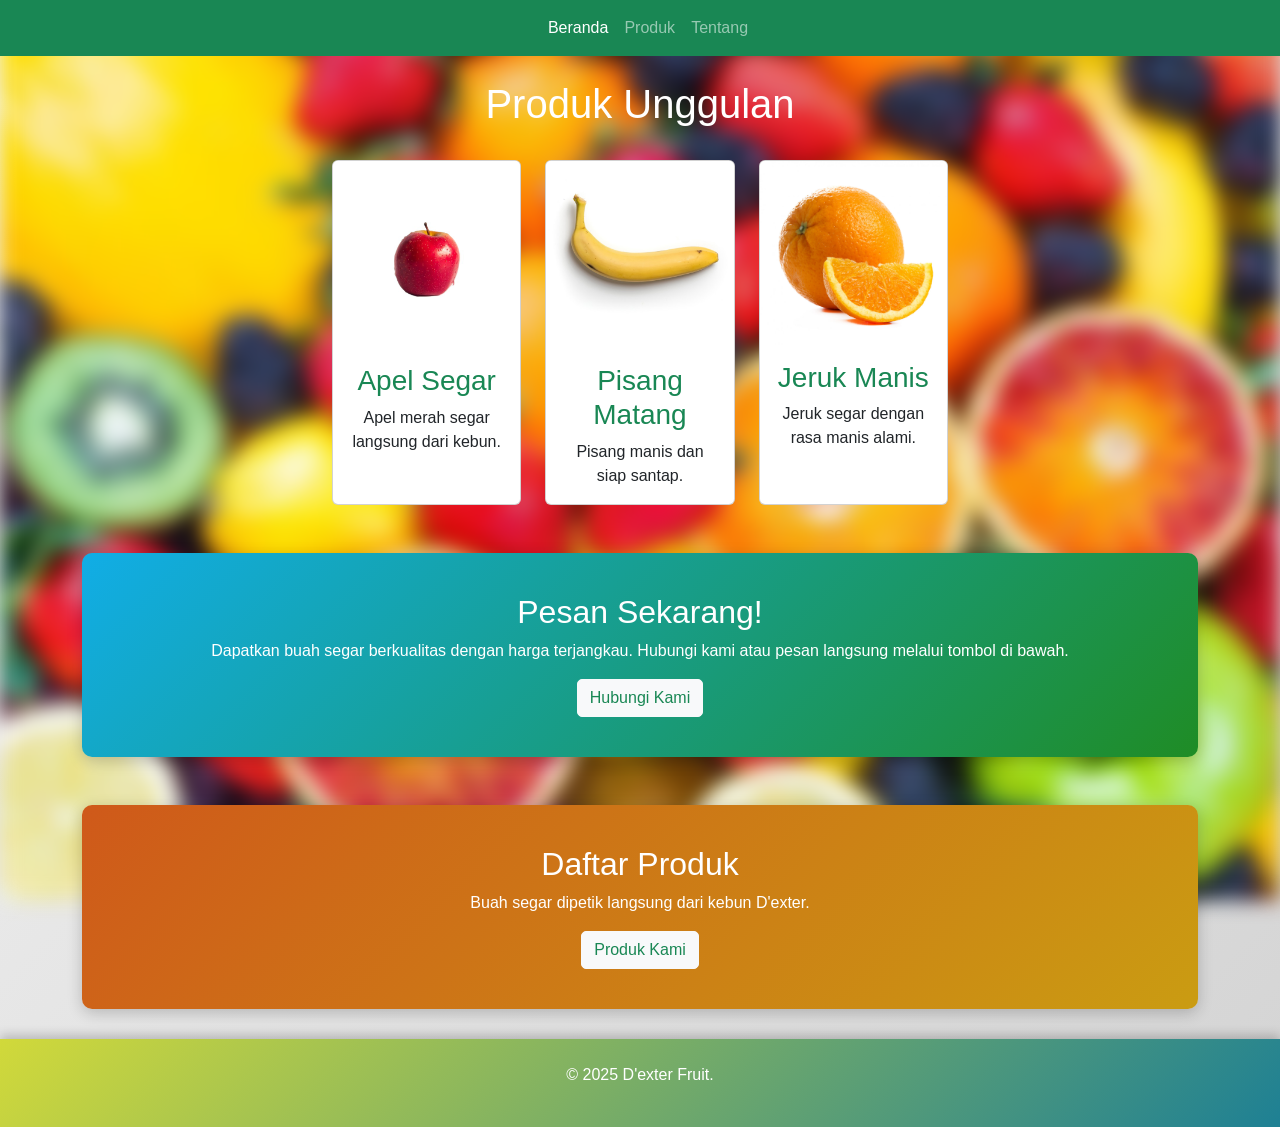
<file: index.html>
<!DOCTYPE html>
<html lang="id">

<head>
    <meta charset="UTF-8">
    <meta name="viewport" content="width=device-width, initial-scale=1.0">
    <title>Home - D'exter Fruit</title>
   <link href="https://cdn.jsdelivr.net/npm/bootstrap@5.3.3/dist/css/bootstrap.min.css" rel="stylesheet" integrity="sha384-QWTKZyjpPEjISv5WaRU9OFeRpok6YctnYmDr5pNlyT2bRjXh0JMhjY6hW+ALEwIH" crossorigin="anonymous">
    <link rel="stylesheet" href="styles.css">
</head>

<body>
    <div class="background"></div>
    <nav class="navbar navbar-expand-lg navbar-dark bg-success">
        <div class="container-fluid">
            <a class="navbar-brand " href="#"></a>
            <button class="navbar-toggler" type="button" data-bs-toggle="collapse" data-bs-target="#navbarNav"
                aria-controls="navbarNav" aria-expanded="false" aria-label="Toggle navigation">
                <span class="navbar-toggler-icon"></span>
            </button>
            <div class="collapse navbar-collapse" id="navbarNav">
                <ul class="navbar-nav text-center d-flex mx-auto fadeIn">
                    <li class="nav-item">
                        <a class="nav-link active" aria-current="page" href="#">Beranda</a>
                    </li>
                    <li class="nav-item">
                        <a class="nav-link" href="produk.html">Produk</a>
                    </li>
                    <li class="nav-item">
                        <a class="nav-link" href="tentang.html">Tentang</a>
                    </li>
                </ul>
            </div>
        </div>
    </nav>
    <br>
    <h1 class="text-center text-white">Produk Unggulan</h1><br>
    <div class="container mt-10 w-50">
        <div class="row g-4">
            <div class="col-md-4 produk-item">
                <div class="card h-100">
                    <img src="./aset/apel.jpg" class="card-img-top" alt="Apel Segar">
                    <div class="card-body text-center">
                        <h3 class="card-title text-success">Apel Segar</h3>
                        <p class="card-text">Apel merah segar langsung dari kebun.</p>
                    </div>
                </div>
            </div>
            <div class="col-md-4 produk-item">
                <div class="card h-100">
                    <img src="./aset/pisang.jpg" class="card-img-top" alt="Pisang Matang">
                    <div class="card-body text-center">
                        <h3 class="card-title text-success">Pisang Matang</h3>
                        <p class="card-text">Pisang manis dan siap santap.</p>
                    </div>
                </div>
            </div>
            <div class="col-md-4 produk-item">
                <div class="card h-100">
                    <img src="./aset/jeruk.jpg" class="card-img-top" alt="Jeruk Manis">
                    <div class="card-body text-center">
                        <h3 class="card-title text-success">Jeruk Manis</h3>
                        <p class="card-text">Jeruk segar dengan rasa manis alami.</p>
                    </div>
                </div>
            </div>
        </div>


    </div>
    <div class="container">
        <div class="cta mt-5">
            <h2>Pesan Sekarang!</h2>
            <p>Dapatkan buah segar berkualitas dengan harga terjangkau. Hubungi kami atau pesan langsung melalui tombol
                di bawah.</p>
            <a href="https://wa.me/62895806145511" class="btn btn-light text-success">Hubungi Kami</a>
        </div>
        <div class="cta mt-5" style="background: linear-gradient(135deg,#cf591a ,#ca9c12);">
            <h2>Daftar Produk</h2>
            <p>Buah segar dipetik langsung dari kebun D'exter.</p>
            <a href="produk.html" class="btn btn-light text-success">Produk Kami</a>
        </div>
    </div>

    <footer class="text-center py-4">
        <p>&copy; 2025 D'exter Fruit.</p>
    </footer>

    <!-- Link ke Bootstrap JS -->
    <script src="https://code.jquery.com/jquery-3.5.1.slim.min.js"></script>
    <script src="https://cdn.jsdelivr.net/npm/@popperjs/core@2.5.4/dist/umd/popper.min.js"></script>
    <script src="https://cdn.jsdelivr.net/npm/bootstrap@5.3.3/dist/js/bootstrap.bundle.min.js" integrity="sha384-YvpcrYf0tY3lHB60NNkmXc5s9fDVZLESaAA55NDzOxhy9GkcIdslK1eN7N6jIeHz" crossorigin="anonymous"></script>
    <script src="script.js"></script>
</body>

</html>
</file>
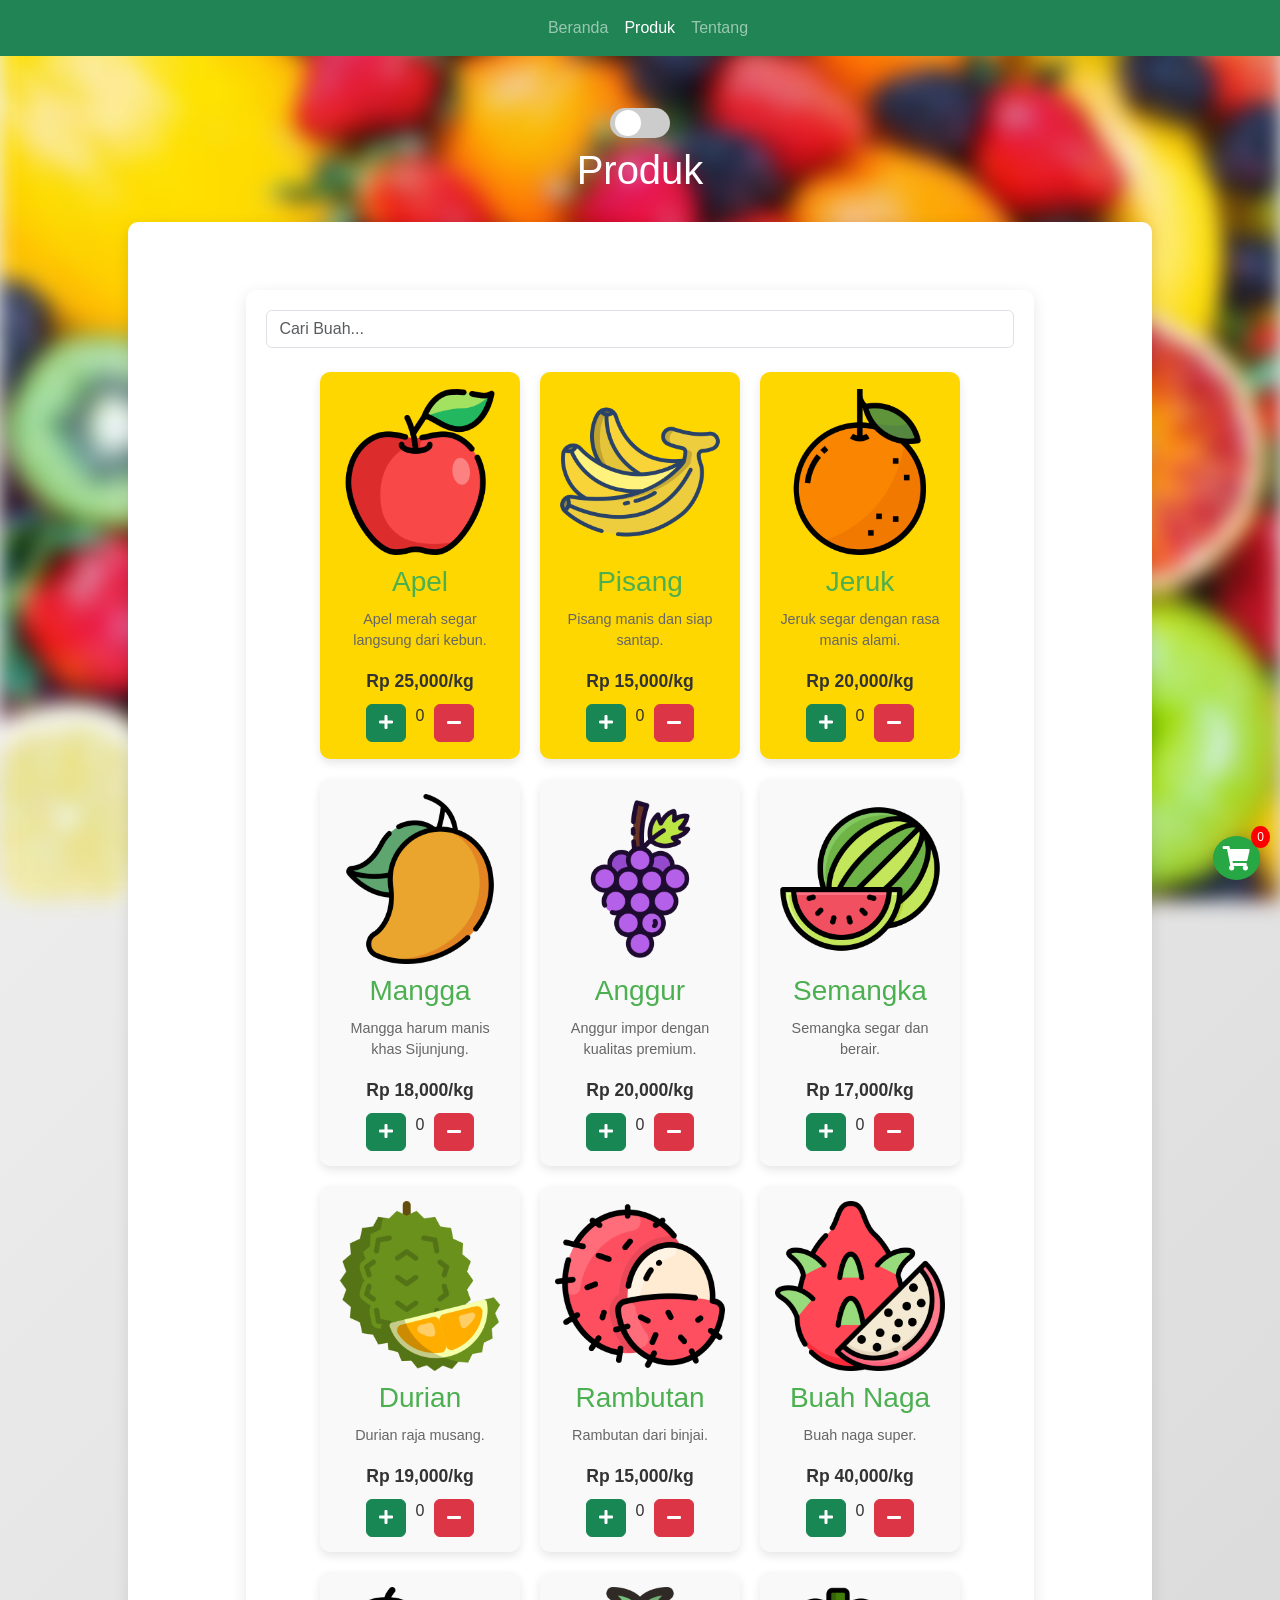
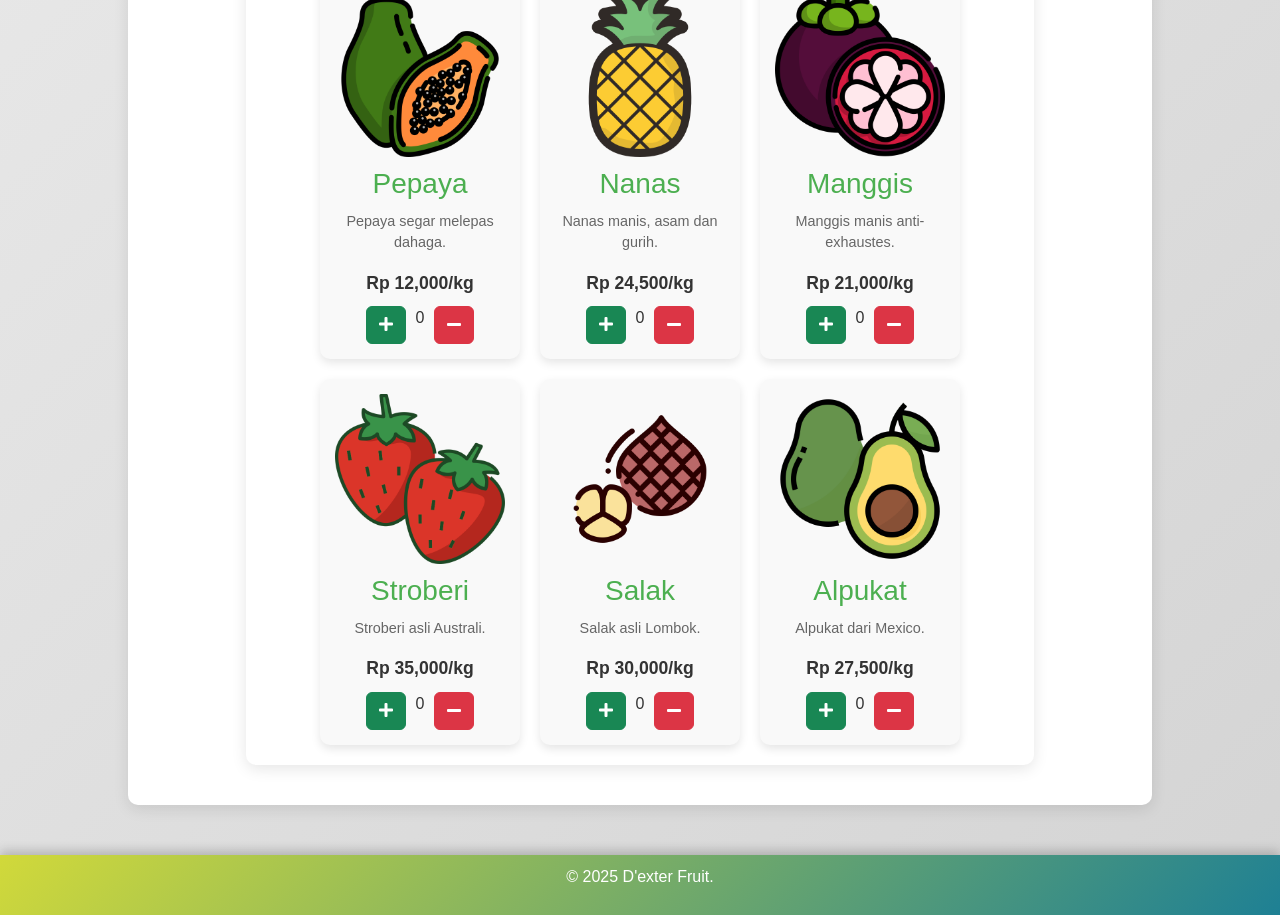
<file: produk.html>
<!DOCTYPE html>
<html lang="id">

<head>
    <meta charset="UTF-8">
    <meta name="viewport" content="width=device-width, initial-scale=1.0">
    <link href="https://cdn.jsdelivr.net/npm/bootstrap@5.3.3/dist/css/bootstrap.min.css" rel="stylesheet" integrity="sha384-QWTKZyjpPEjISv5WaRU9OFeRpok6YctnYmDr5pNlyT2bRjXh0JMhjY6hW+ALEwIH" crossorigin="anonymous">
    <link rel="stylesheet" href="styles.css">
    <link rel="stylesheet" href="https://cdnjs.cloudflare.com/ajax/libs/font-awesome/5.15.1/css/all.min.css">
    <title>Produk - D'exter Fruit</title>
    <style>
        body {
            font-family: Arial, sans-serif;
            margin: 0;
            padding: 0;
            background: linear-gradient(135deg, #f4f4f4, #d4d4d4);
            color: #333;
            display: flex;
            flex-direction: column;
            min-height: 100vh;
        }

        .container {
            width: 80%;
            margin: 20px auto;
            padding: 20px;
            background: white;
            border-radius: 10px;
            box-shadow: 0 4px 15px rgba(0, 0, 0, 0.1);
            flex: 1;
            display: flex;
            flex-direction: column;
        }

        .produk-item,
        nav,
        .cta,
        h1,
        footer {
            transition: transform 0.3s ease, box-shadow 0.3s ease;
            animation: fadeIn 1s ease-in-out forwards;
        }

        body.dark-mode nav {
            background: rgb(3, 70, 31)
        }

        nav {
            background: #208454
        }

        h1 {
            color: white;
        }
    </style>
</head>

<body>
    <div class="background"></div>
    <nav class="navbar navbar-expand-lg navbar-dark">
        <div class="container-fluid">
            <a class="navbar-brand" href="#"></a>
            <button class="navbar-toggler" type="button" data-bs-toggle="collapse" data-bs-target="#navbarNav"
                aria-controls="navbarNav" aria-expanded="false" aria-label="Toggle navigation">
                <span class="navbar-toggler-icon"></span>
            </button>
            <div class="collapse navbar-collapse" id="navbarNav">
                <ul class="navbar-nav text-center d-flex mx-auto">
                    <li class="nav-item">
                        <a class="nav-link" aria-current="page" href="index.html">Beranda</a>
                    </li>
                    <li class="nav-item">
                        <a class="nav-link active" href="produk.html">Produk</a>
                    </li>
                    <li class="nav-item">
                        <a class="nav-link" href="tentang.html">Tentang</a>
                    </li>
                </ul>
            </div>
        </div>
    </nav>
    <br>
    <div class="navbar d-flex mx-auto">
        <div class="toggle-switch" id="toggleDarkMode">
            <div class="toggle-circle"></div>
        </div>
    </div>
    <h1 class="text-center text-white">Produk</h1>
    <div class="container" id="mainContent">
        <div class="container mt-5">
            <input type="text" id="searchInput" placeholder="Cari Buah..." onkeyup="cariBuah()"
                class="form-control mb-4">
            <div id="buahList" class="buah-list"></div>
            <div class="cart-icon" id="cartIcon">
                <span class="fas fa-shopping-cart"></span>
                <span class="cart-count" id="cartCount">0</span>
            </div>
            <div class="keranjang-container" id="keranjangContainer">
                <div class="keranjang-header">Keranjang</div>
                <div id="keranjangList"></div>
                <button id="checkoutButton" class="btn btn-primary mt-3" data-bs-toggle="modal"
                    data-bs-target="#modalKonfirmasi">Checkout
                </button>
            </div>
        </div>
    </div>



    <!-- Modal Konfirmasi Pembelian -->
    <div class="modal fade" id="modalKonfirmasi" tabindex="-1" aria-labelledby="modalKonfirmasiLabel"
        aria-hidden="true">
        <div class="modal-dialog">
            <div class="modal-content">
                <div class="modal-header">
                    <h5 class="modal-title" id="modalKonfirmasiLabel">Konfirmasi Pembelian</h5>
                    <button type="button" class="btn-close" data-bs-dismiss="modal" aria-label="Close"></button>
                </div>
                <div class="modal-body">
                    <p id="totalHargaModal"></p>
                </div>
                <div class="modal-footer">
                    <button id="iyaButton" class="btn btn-success">Iya</button>
                    <button id="tidakButton" class="btn btn-danger" data-bs-dismiss="modal">Tidak</button>
                </div>
            </div>
        </div>
    </div>


    <footer>
        <p>&copy; 2025 D'exter Fruit.</p>
    </footer>

    <script src="https://code.jquery.com/jquery-3.5.1.slim.min.js"></script>
    <script src="https://cdn.jsdelivr.net/npm/@popperjs/core@2.11.8/dist/umd/popper.min.js"
        integrity="sha384-I7E8VVD/ismYTF4hNIPjVp/Zjvgyol6VFvRkX/vR+Vc4jQkC+hVqc2pM8ODewa9r"
        crossorigin="anonymous"></script>
    <script src="https://cdn.jsdelivr.net/npm/bootstrap@5.3.3/dist/js/bootstrap.bundle.min.js" integrity="sha384-YvpcrYf0tY3lHB60NNkmXc5s9fDVZLESaAA55NDzOxhy9GkcIdslK1eN7N6jIeHz" crossorigin="anonymous"></script>
    <script src="script.js"></script>
</body>

</html>
</file>
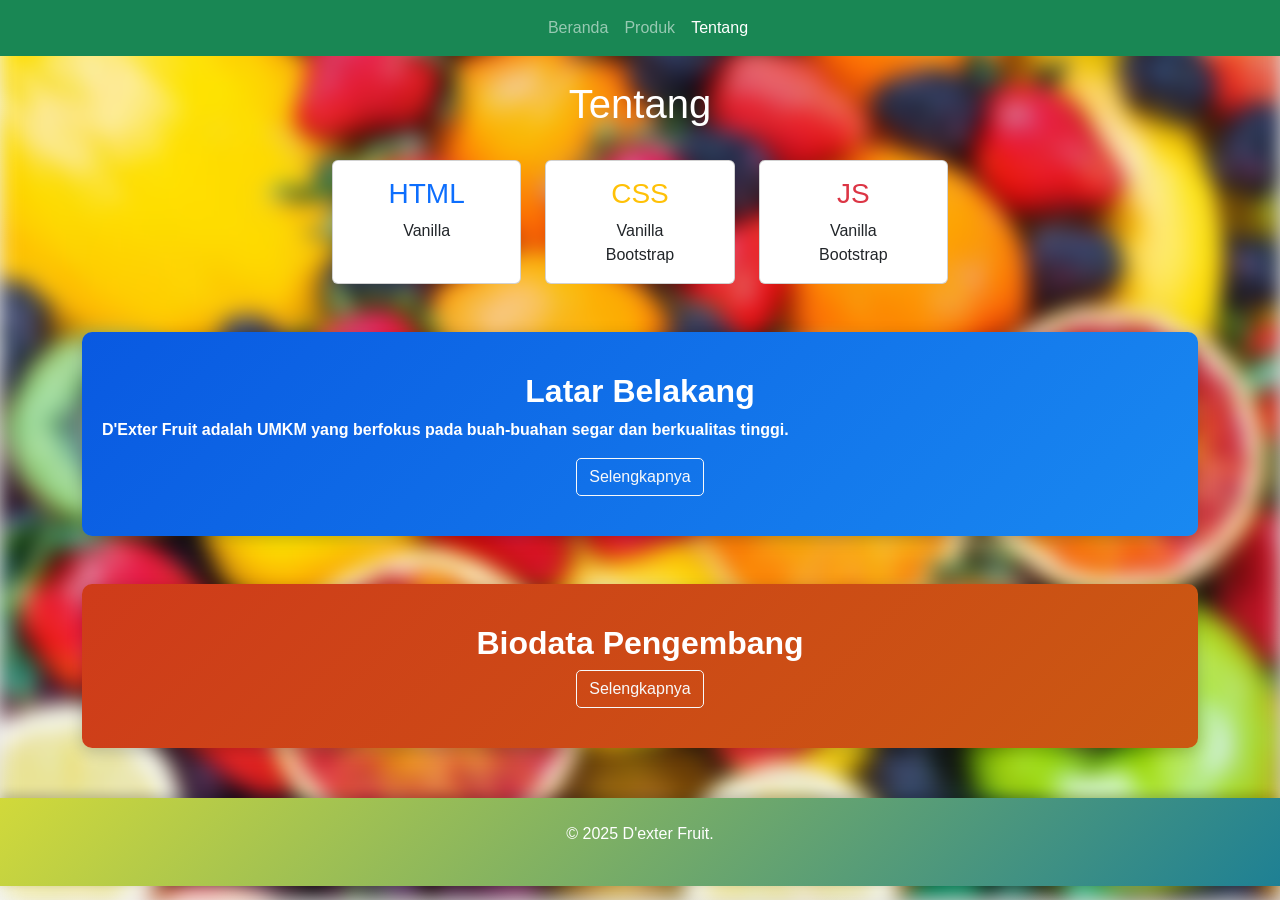
<file: tentang.html>
<!DOCTYPE html>
<html lang="id">

<head>
    <meta charset="UTF-8">
    <meta name="viewport" content="width=device-width, initial-scale=1.0">
    <title>Tentang - D'exter Fruit</title>
    <link href="https://cdn.jsdelivr.net/npm/bootstrap@5.3.3/dist/css/bootstrap.min.css" rel="stylesheet" integrity="sha384-QWTKZyjpPEjISv5WaRU9OFeRpok6YctnYmDr5pNlyT2bRjXh0JMhjY6hW+ALEwIH" crossorigin="anonymous">
    <link rel="stylesheet" href="styles.css">
    <style>
        .background {
            position: fixed;
            top: 0;
            left: 0;
            width: 100%;
            height: 100%;
            background: url('./aset/bg.png') no-repeat center center fixed;
            background-size: cover;
            filter: blur(10px);
            z-index: -1;
        }

        footer {
            background: linear-gradient(135deg, #d1d93a, #1e8094);
            color: white;
            text-align: center;
            padding: 20px 0;
            margin-top: 50px;
            box-shadow: 0 -4px 10px rgba(0, 0, 0, 0.2);
            flex-shrink: 0;
        }

        .produk-item,
        nav,
        .cta,
        h1,
        footer {
            transition: transform 0.3s ease, box-shadow 0.3s ease;
            animation: fadeIn 1s ease-in-out forwards;
        }

        .produk-item:hover {
            transform: translateY(-10px);
            box-shadow: 0 8px 20px rgba(0, 0, 0, 0.2);
        }

        .read-more-content {
            display: none;
        }
    </style>
</head>

<body>
    <div class="background"></div>
    <nav class="navbar navbar-expand-lg navbar-dark bg-success">
        <div class="container-fluid">
            <a class="navbar-brand " href="#"></a>
            <button class="navbar-toggler" type="button" data-bs-toggle="collapse" data-bs-target="#navbarNav"
                aria-controls="navbarNav" aria-expanded="false" aria-label="Toggle navigation">
                <span class="navbar-toggler-icon"></span>
            </button>
            <div class="collapse navbar-collapse" id="navbarNav">
                <ul class="navbar-nav text-center d-flex mx-auto fadeIn">
                    <li class="nav-item">
                        <a class="nav-link" aria-current="page" href="index.html">Beranda</a>
                    </li>
                    <li class="nav-item">
                        <a class="nav-link" href="produk.html">Produk</a>
                    </li>
                    <li class="nav-item">
                        <a class="nav-link active" href="tentang.html">Tentang</a>
                    </li>
                </ul>
            </div>
        </div>
    </nav>
    <br>
    <h1 class="text-center text-white">Tentang</h1><br>
    <div class="container mt-10 w-50 h-50">
        <div class="row g-4">
            <div class="col-md-4 produk-item">
                <div class="card h-100">
                    <div class="card-body text-center">
                        <h3 class="card-title text-primary">HTML</h3>
                        <p class="card-text">Vanilla</p>
                    </div>
                </div>
            </div>
            <div class="col-md-4 produk-item">
                <div class="card h-100">
                    <div class="card-body text-center">
                        <h3 class="card-title text-warning">CSS</h3>
                        <p class="card-text">Vanilla<br>Bootstrap</p>
                    </div>
                </div>
            </div>
            <div class="col-md-4 produk-item">
                <div class="card h-100">
                    <div class="card-body text-center">
                        <h3 class="card-title text-danger">JS</h3>
                        <p class="card-text">Vanilla<br>Bootstrap</p>
                    </div>
                </div>
            </div>
        </div>


    </div>
    <div class="container">
        <div class="cta mt-5" style="background: linear-gradient(135deg,#0959e1 ,#1989f1);">
            <h2><strong>Latar Belakang</strong></h2>
            <p style="text-align: justify;"> <strong>D'Exter Fruit adalah UMKM yang berfokus pada buah-buahan segar dan
                    berkualitas
                    tinggi.</strong></p>
            <div>
                <span class="read-more-content" style="text-align: justify;">
                    <p> D'exter Fruit
                        berdiri
                        dengan tekad dan semangat untuk memberikan pengalaman berbelanja buah yang mudah, menyenangkan,
                        dan
                        terpercaya
                        bagi
                        seluruh pelanggan. Dengan komitmen untuk menjaga kualitas produk, D'exter Fruit selalu
                        memastikan
                        buah-buahan yang ditawarkan dipetik langsung dari kebun terbaik dan diproses dengan standar
                        kebersihan yang tinggi.</p>
                    <p> Proses pengembangan website ini didorong oleh keresahan masyarakat di sekitar desa D'exter
                        tidak
                        dapat menjual buahnya sendiri karena harga tawarnya yang mahal akibat susahnya akses dan
                        transportasi. Oleh karena itu, Disini D'exter Fruit bekerjasama dengan banyak mitra usaha di
                        sekitar desa D'exter untuk
                        mempermudah mereka untuk menjual buahnya secara online. </p>
                </span>
            </div>
            <a href="javascript:void(0);" class="btn btn-outline-light read-more-btn">Selengkapnya</a>
        </div>
        <div class="cta mt-5" style="background: linear-gradient(135deg,#cf3b1a ,#ca5912);">
            <h2><strong>Biodata Pengembang</strong></h2>
            <div>
                <span class="read-more-content" style="text-align: justify;">
                    <p>Nama : <strong>Luthfi Al Hakim</strong><br><br>
                        Kelas : <strong>IF 4</strong><br><br>
                        Jurusan : <strong>Teknik Informatika</strong><br><br>
                        NIM : <strong>23101152630143</strong><br><br>
                        Email : <strong>luthfi@gmail.com</strong><br><br>
                        Alamat : <strong>Jorong D'exter, Kecamatan D'exter, Kabupaten D'exter, D'exter</strong>
                    </p>
                </span>
            </div>
            <a href="javascript:void(0);" class="btn btn-outline-light read-more-btn">Selengkapnya</a>
        </div>
    </div>

    <footer class="text-center py-4">
        <p>&copy; 2025 D'exter Fruit.</p>
    </footer>
    <script src="https://code.jquery.com/jquery-3.5.1.slim.min.js"></script>
    <script src="https://cdn.jsdelivr.net/npm/@popperjs/core@2.5.4/dist/umd/popper.min.js"></script>
    <script src="https://cdn.jsdelivr.net/npm/bootstrap@5.3.3/dist/js/bootstrap.bundle.min.js" integrity="sha384-YvpcrYf0tY3lHB60NNkmXc5s9fDVZLESaAA55NDzOxhy9GkcIdslK1eN7N6jIeHz" crossorigin="anonymous"></script>
    <script src="script.js"></script>
</body>

</html>
</file>
<file: styles.css>
body {
  font-family: Arial, sans-serif;
  background: linear-gradient(135deg, #f4f4f4, #d4d4d4);
  color: #333;
}

.background {
  position: fixed;
  top: 0;
  left: 0;
  width: 100%;
  height: 100%;
  background: url("./aset/bg.png") no-repeat center center fixed;
  background-size: cover;
  filter: blur(10px);
  z-index: -1;
}

header {
  background: linear-gradient(135deg, #11ade6, #1f8c25);
  color: white;
  padding: 60px 0;
  text-align: center;
  box-shadow: 0 4px 10px rgba(0, 0, 0, 0.2);
}

.cta {
  text-align: center;
  padding: 40px 20px;
  background: linear-gradient(135deg, #11ade6, #1f8c25);
  border-radius: 10px;
  color: white;
  box-shadow: 0 4px 15px rgba(0, 0, 0, 0.2);
  margin-top: 50px;
}

.cta button,
.cta a {
  border-radius: 5px;
  cursor: pointer;
}

footer {
  background: linear-gradient(135deg, #d1d93a, #1e8094);
  color: white;
  text-align: center;
  padding: 10px 0;
  margin-top: 30px;
  box-shadow: 0 -4px 10px rgba(0, 0, 0, 0.2);
  flex-shrink: 0;
}

body.dark-mode footer {
  background: rgb(3, 70, 31);
}

@keyframes fadeIn {
  from {
    opacity: 0;
  }

  to {
    opacity: 1;
  }
}

.produk-item,
nav,
.cta,
h1,
footer {
  transition: transform 0.3s ease, box-shadow 0.3s ease;
  animation: fadeIn 1s ease-in-out forwards;
}

.produk-item:hover {
  transform: translateY(-10px);
  box-shadow: 0 8px 20px rgba(0, 0, 0, 0.2);
}

body.dark-mode {
  background: linear-gradient(135deg, s #333, #222);
  color: #f4f4f4;
}

body.dark-mode .background {
  position: fixed;
  top: 0;
  left: 0;
  width: 100%;
  height: 100%;
  background: rgb(41, 40, 40);
  filter: none;
  z-index: -1;
}

.toggle-switch {
  margin-top: 20px;
  position: relative;
  width: 60px;
  height: 30px;
  background: #ccc;
  border-radius: 30px;
  cursor: pointer;
  display: inline-flex;
  align-items: center;
  justify-content: space-between;
  padding: 0 5px;
  transition: background-color 0.3s ease;
}

.toggle-switch .toggle-circle {
  position: absolute;
  top: 2px;
  width: 26px;
  height: 26px;
  background: white;
  border-radius: 50%;
  transition: transform 0.3s ease;
}

.toggle-switch .icon {
  font-size: 1.2em;
  color: white;
  z-index: 1;
}

body.dark-mode .toggle-switch {
  background: #555;
}

body.dark-mode .toggle-switch .toggle-circle {
  transform: translateX(30px);
}

.search-box {
  text-align: center;
  margin-bottom: 20px;
}

.search-box input {
  padding: 10px;
  width: 60%;
  border: 1px solid #8e8e8e;
  border-radius: 5px;
  font-size: 16px;
  background-color: #979797;
}

::placeholder {
  color: white;
}

.buah-list {
  display: flex;
  flex-wrap: wrap;
  gap: 20px;
  justify-content: center;
  animation: fadeIn 2s ease-in-out;
}
.buah-item {
  text-align: center;
  width: 200px;
  opacity: 0;
  padding: 15px;
  background: #f9f9f9;
  border-radius: 10px;
  box-shadow: 0 4px 10px rgba(0, 0, 0, 0.1);
  transition: transform 0.3s ease, box-shadow 0.3s ease;
  animation: fadeIn 1s ease-in-out forwards;
}

.quantity-buttons {
  display: flex;
  justify-content: center;
  gap: 10px;
  margin-top: 10px;
}
.cart-icon {
  position: fixed;
  bottom: 20px;
  right: 20px;
  background: #28a745;
  color: white;
  padding: 10px;
  border-radius: 50%;
  font-size: 24px;
  display: flex;
  justify-content: center;
  align-items: center;
  cursor: pointer;
  z-index: 999;
}
.cart-count {
  background: red;
  color: white;
  font-size: 12px;
  border-radius: 50%;
  padding: 2px 6px;
  position: absolute;
  top: -10px;
  right: -10px;
}

.keranjang-container {
  display: none;
  position: fixed;
  bottom: 80px;
  right: 20px;
  width: 300px;
  background: white;
  border: 1px solid #ccc;
  box-shadow: 0 4px 10px rgba(0, 0, 0, 0.1);
  padding: 20px;
  border-radius: 10px;
  z-index: 1000;
}

body.dark-mode .keranjang-container {
  background: rgb(41, 40, 40);
}

.keranjang-header {
  font-weight: bold;
  margin-bottom: 10px;
}

.keranjang-item {
  border-bottom: 1px solid #eee;
  padding: 10px 0;
}

body.dark-mode .buah-item {
  background: #222;
  color: #eee;
}

body.dark-mode .buah-item p {
  color: #ffffff;
}

body.dark-mode .buah-item .harga {
  color: #ffffff;
}

body.dark-mode .container {
  background: #444;
}

body.dark-mode .modal-title {
  color: white;
}

body.dark-mode .modal {
  background: #555;
}

.buah-item:hover {
  transform: translateY(-5px);
  box-shadow: 0 8px 20px rgba(0, 0, 0, 0.2);
}

.buah-item img {
  width: 100%;
  border-radius: 10px;
}

.buah-item h3 {
  margin: 10px 0;
  color: #4caf50;
}

.buah-item p {
  font-size: 0.9em;
  color: #666;
}

.buah-item .harga {
  font-size: 1.1em;
  color: #333;
  font-weight: bold;
}

.signature-item {
  background: gold;
  color: #333;
  border: 2px solid #ffd700;
}

.total-harga {
  margin-top: 10px;
  font-weight: bold;
}
.modal {
  display: none;
  position: fixed;
  top: 0;
  left: 0;
  width: 100%;
  height: 100%;
  background: rgba(0, 0, 0, 0.5);
  justify-content: center;
  align-items: center;
}
.modal-content {
  background: white;
  padding: 20px;
  border-radius: 10px;
  box-shadow: 0 4px 10px rgba(0, 0, 0, 0.1);
  max-width: 500px;
  width: 90%;
  text-align: center;
}
.modal-footer {
  display: flex;
  justify-content: space-between;
  margin-top: 20px;
}

body.dark-mode .modal-content {
  background: rgb(41, 40, 40);
}
body.dark-mode .modal {
  background: rgb(0, 0, 0, 0);
}
</file>
